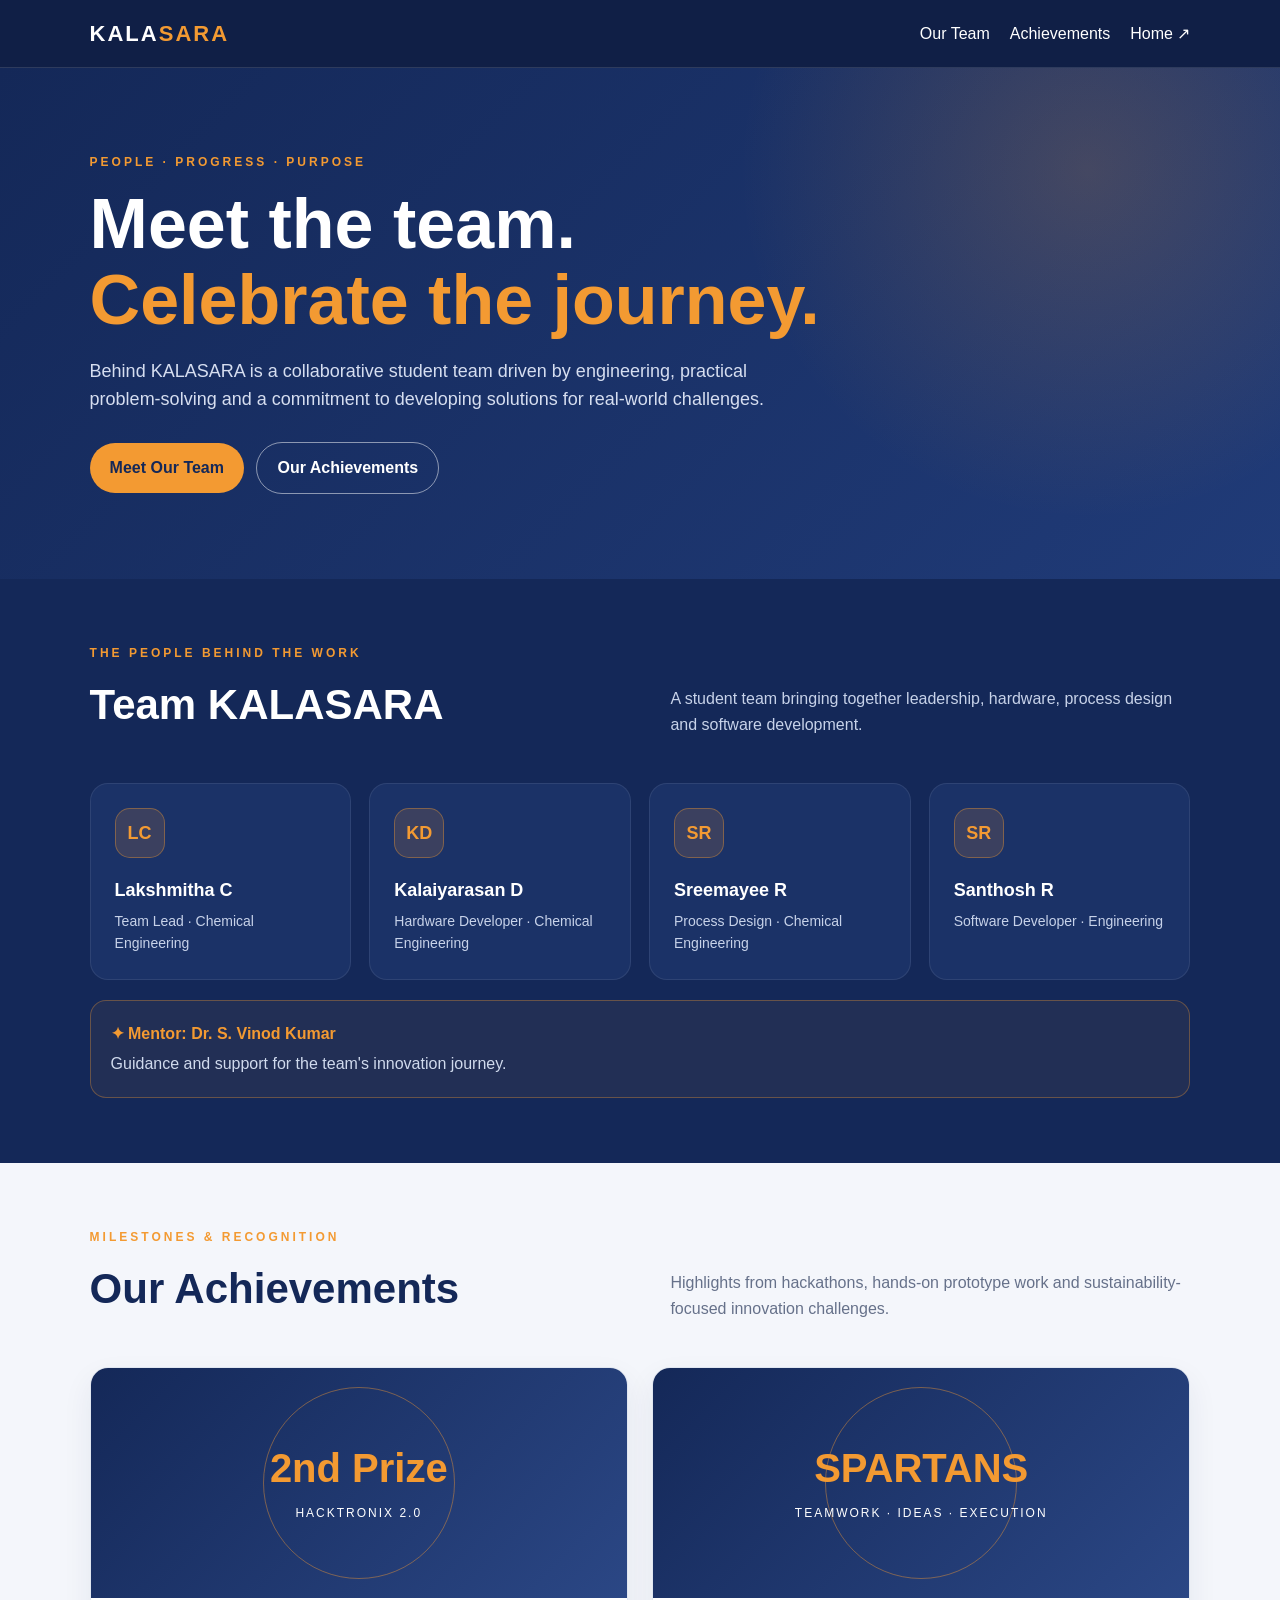
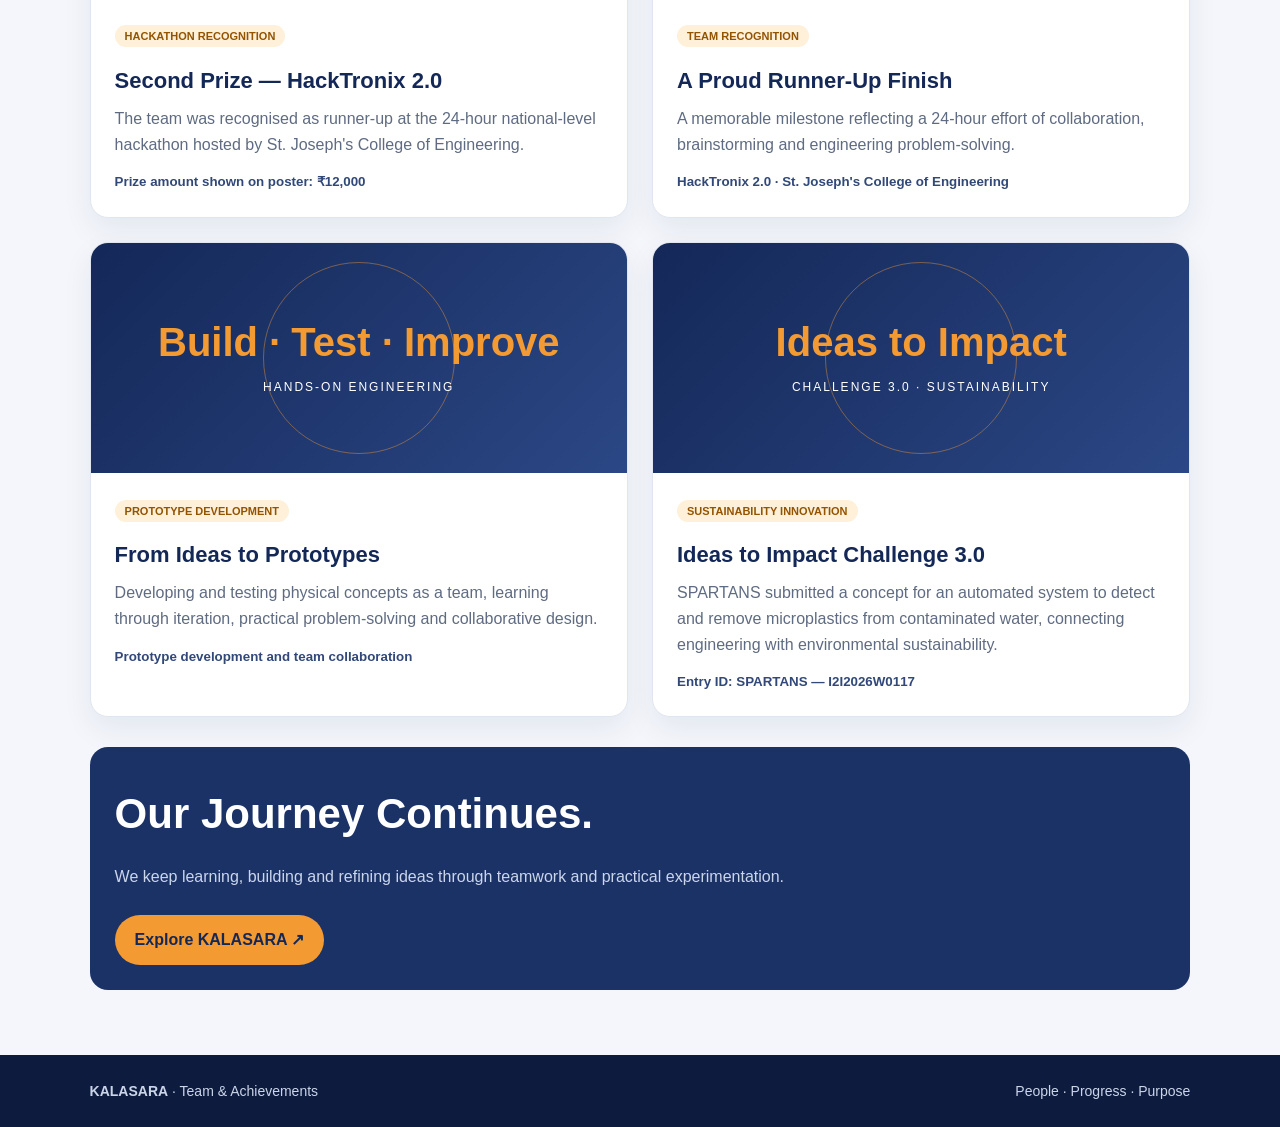
<file: team-achievements.html>
<!DOCTYPE html>
<html lang="en">
<head>
<meta charset="UTF-8">
<meta name="viewport" content="width=device-width, initial-scale=1.0">
<title>Team & Achievements | KALASARA</title>
<style>
:root {
  --navy: #142858;
  --blue: #203b78;
  --orange: #f39a32;
  --white: #ffffff;
  --light: #f4f6fb;
}
* { box-sizing: border-box; }
html { scroll-behavior: smooth; }
body {
  margin: 0;
  font-family: Arial, sans-serif;
  background: var(--navy);
  color: var(--white);
  line-height: 1.6;
}
a { text-decoration: none; color: inherit; }
nav {
  position: sticky;
  top: 0;
  z-index: 10;
  background: #101f46;
  padding: 16px 7%;
  display: flex;
  justify-content: space-between;
  align-items: center;
  flex-wrap: wrap;
  gap: 15px;
  border-bottom: 1px solid #ffffff20;
}
.logo { font-size: 22px; font-weight: 900; letter-spacing: 2px; }
.logo span { color: var(--orange); }
.navlinks { display: flex; gap: 20px; flex-wrap: wrap; }
.navlinks a:hover { color: var(--orange); }
.hero {
  padding: 85px 7%;
  background: radial-gradient(circle at 85% 20%, #f39a3230, transparent 30%),
              linear-gradient(135deg, var(--navy), var(--blue));
}
.container { max-width: 1120px; margin: auto; }
.eyebrow {
  color: var(--orange);
  text-transform: uppercase;
  font-size: 12px;
  font-weight: bold;
  letter-spacing: 3px;
}
h1 {
  font-size: clamp(38px, 7vw, 70px);
  line-height: 1.08;
  margin: 15px 0;
}
h2 { font-size: clamp(28px, 4vw, 42px); margin: 8px 0 15px; }
.hero p { max-width: 700px; color: #d6def0; font-size: 18px; }
.button {
  display: inline-block;
  padding: 12px 20px;
  margin: 10px 8px 0 0;
  background: var(--orange);
  color: var(--navy);
  border-radius: 30px;
  font-weight: bold;
}
.button.outline {
  background: transparent;
  color: white;
  border: 1px solid #ffffff80;
}
section { padding: 65px 7%; }
.intro {
  display: flex;
  justify-content: space-between;
  align-items: end;
  gap: 25px;
  margin-bottom: 30px;
}
.intro p { max-width: 520px; color: #c7d2e9; }
.team-grid {
  display: grid;
  grid-template-columns: repeat(4, 1fr);
  gap: 18px;
}
.team-card {
  background: #1b3267;
  border: 1px solid #ffffff15;
  padding: 24px;
  border-radius: 18px;
  transition: transform .2s, border-color .2s;
}
.team-card:hover {
  transform: translateY(-5px);
  border-color: var(--orange);
}
.avatar {
  width: 50px;
  height: 50px;
  display: grid;
  place-items: center;
  border-radius: 15px;
  background: #f39a3225;
  border: 1px solid #f39a3260;
  color: var(--orange);
  font-size: 18px;
  font-weight: bold;
  margin-bottom: 18px;
}
.team-card h3 { margin: 0 0 5px; font-size: 18px; }
.team-card p { color: #c7d2e9; font-size: 14px; margin: 0; }
.mentor {
  margin-top: 20px;
  padding: 20px;
  border: 1px solid #f39a3255;
  background: #f39a3210;
  border-radius: 16px;
}
.mentor strong { color: var(--orange); }
.mentor p { margin: 5px 0 0; color: #d0daed; }
.achievements { background: var(--light); color: var(--navy); }
.achievements .intro p { color: #66718a; }
.achievement-grid {
  display: grid;
  grid-template-columns: repeat(2, 1fr);
  gap: 24px;
}
.achievement-card {
  background: white;
  border-radius: 18px;
  overflow: hidden;
  box-shadow: 0 12px 30px #14285812;
  border: 1px solid #e0e6f0;
}
.art {
  min-height: 230px;
  display: grid;
  place-items: center;
  text-align: center;
  padding: 25px;
  color: white;
  background: linear-gradient(135deg, var(--navy), #2b4785);
  position: relative;
  overflow: hidden;
}
.art:before {
  content: "";
  position: absolute;
  width: 190px;
  height: 190px;
  border: 1px solid #f39a3270;
  border-radius: 50%;
}
.art-content { position: relative; }
.art strong {
  display: block;
  font-size: clamp(25px, 4vw, 40px);
  color: var(--orange);
  line-height: 1.2;
}
.art span {
  display: block;
  margin-top: 12px;
  font-size: 12px;
  letter-spacing: 2px;
}
.card-content { padding: 24px; }
.tag {
  color: #935400;
  background: #fff0d9;
  padding: 5px 10px;
  border-radius: 20px;
  font-size: 11px;
  font-weight: bold;
  text-transform: uppercase;
}
.card-content h3 { margin: 15px 0 8px; font-size: 22px; }
.card-content p { color: #5f6b82; margin: 0; }
.card-content small {
  display: block;
  margin-top: 14px;
  font-weight: bold;
  color: #314878;
}
.callout {
  margin-top: 30px;
  padding: 25px;
  background: #1b3267;
  border-radius: 18px;
  color: white;
}
.callout p { color: #cbd6eb; }
footer {
  padding: 25px 7%;
  background: #0d1b3f;
  color: #cbd5e8;
  font-size: 14px;
}
@media(max-width: 850px) {
  .team-grid { grid-template-columns: repeat(2, 1fr); }
  .intro { display: block; }
}
@media(max-width: 550px) {
  nav { padding: 15px 5%; }
  .navlinks { gap: 13px; font-size: 13px; }
  .hero { padding: 60px 6%; }
  section { padding: 48px 6%; }
  .team-grid, .achievement-grid { grid-template-columns: 1fr; }
}
</style>
</head>
<body>

<nav>
  <a href="index.html" class="logo">KALA<span>SARA</span></a>
  <div class="navlinks">
    <a href="#team">Our Team</a>
    <a href="#achievements">Achievements</a>
    <a href="index.html">Home ↗</a>
  </div>
</nav>

<header class="hero">
  <div class="container">
    <div class="eyebrow">People · Progress · Purpose</div>
    <h1>Meet the team.<br>
      <span style="color:#f39a32">Celebrate the journey.</span>
    </h1>
    <p>
      Behind KALASARA is a collaborative student team driven by
      engineering, practical problem-solving and a commitment to
      developing solutions for real-world challenges.
    </p>
    <a href="#team" class="button">Meet Our Team</a>
    <a href="#achievements" class="button outline">Our Achievements</a>
  </div>
</header>

<section id="team">
  <div class="container">
    <div class="intro">
      <div>
        <div class="eyebrow">The people behind the work</div>
        <h2>Team KALASARA</h2>
      </div>
      <p>A student team bringing together leadership, hardware,
      process design and software development.</p>
    </div>

    <div class="team-grid">
      <article class="team-card">
        <div class="avatar">LC</div>
        <h3>Lakshmitha C</h3>
        <p>Team Lead · Chemical Engineering</p>
      </article>
      <article class="team-card">
        <div class="avatar">KD</div>
        <h3>Kalaiyarasan D</h3>
        <p>Hardware Developer · Chemical Engineering</p>
      </article>
      <article class="team-card">
        <div class="avatar">SR</div>
        <h3>Sreemayee R</h3>
        <p>Process Design · Chemical Engineering</p>
      </article>
      <article class="team-card">
        <div class="avatar">SR</div>
        <h3>Santhosh R</h3>
        <p>Software Developer · Engineering</p>
      </article>
    </div>

    <div class="mentor">
      <strong>✦ Mentor: Dr. S. Vinod Kumar</strong>
      <p>Guidance and support for the team's innovation journey.</p>
    </div>
  </div>
</section>

<section id="achievements" class="achievements">
  <div class="container">
    <div class="intro">
      <div>
        <div class="eyebrow">Milestones & Recognition</div>
        <h2>Our Achievements</h2>
      </div>
      <p>Highlights from hackathons, hands-on prototype work
      and sustainability-focused innovation challenges.</p>
    </div>

    <div class="achievement-grid">
      <article class="achievement-card">
        <div class="art">
          <div class="art-content">
            <strong>2nd Prize</strong>
            <span>HACKTRONIX 2.0</span>
          </div>
        </div>
        <div class="card-content">
          <span class="tag">Hackathon Recognition</span>
          <h3>Second Prize — HackTronix 2.0</h3>
          <p>The team was recognised as runner-up at the 24-hour
          national-level hackathon hosted by St. Joseph's College
          of Engineering.</p>
          <small>Prize amount shown on poster: ₹12,000</small>
        </div>
      </article>

      <article class="achievement-card">
        <div class="art">
          <div class="art-content">
            <strong>SPARTANS</strong>
            <span>TEAMWORK · IDEAS · EXECUTION</span>
          </div>
        </div>
        <div class="card-content">
          <span class="tag">Team Recognition</span>
          <h3>A Proud Runner-Up Finish</h3>
          <p>A memorable milestone reflecting a 24-hour effort
          of collaboration, brainstorming and engineering
          problem-solving.</p>
          <small>HackTronix 2.0 · St. Joseph's College of Engineering</small>
        </div>
      </article>

      <article class="achievement-card">
        <div class="art">
          <div class="art-content">
            <strong>Build · Test · Improve</strong>
            <span>HANDS-ON ENGINEERING</span>
          </div>
        </div>
        <div class="card-content">
          <span class="tag">Prototype Development</span>
          <h3>From Ideas to Prototypes</h3>
          <p>Developing and testing physical concepts as a team,
          learning through iteration, practical problem-solving
          and collaborative design.</p>
          <small>Prototype development and team collaboration</small>
        </div>
      </article>

      <article class="achievement-card">
        <div class="art">
          <div class="art-content">
            <strong>Ideas to Impact</strong>
            <span>CHALLENGE 3.0 · SUSTAINABILITY</span>
          </div>
        </div>
        <div class="card-content">
          <span class="tag">Sustainability Innovation</span>
          <h3>Ideas to Impact Challenge 3.0</h3>
          <p>SPARTANS submitted a concept for an automated system
          to detect and remove microplastics from contaminated
          water, connecting engineering with environmental
          sustainability.</p>
          <small>Entry ID: SPARTANS — I2I2026W0117</small>
        </div>
      </article>
    </div>

    <div class="callout">
      <h2>Our Journey Continues.</h2>
      <p>We keep learning, building and refining ideas through
      teamwork and practical experimentation.</p>
      <a href="index.html" class="button">Explore KALASARA ↗</a>
    </div>
  </div>
</section>

<footer>
  <div class="container">
    <strong>KALASARA</strong> · Team & Achievements
    <span style="float:right">People · Progress · Purpose</span>
  </div>
</footer>

</body>
</html>
</file>
